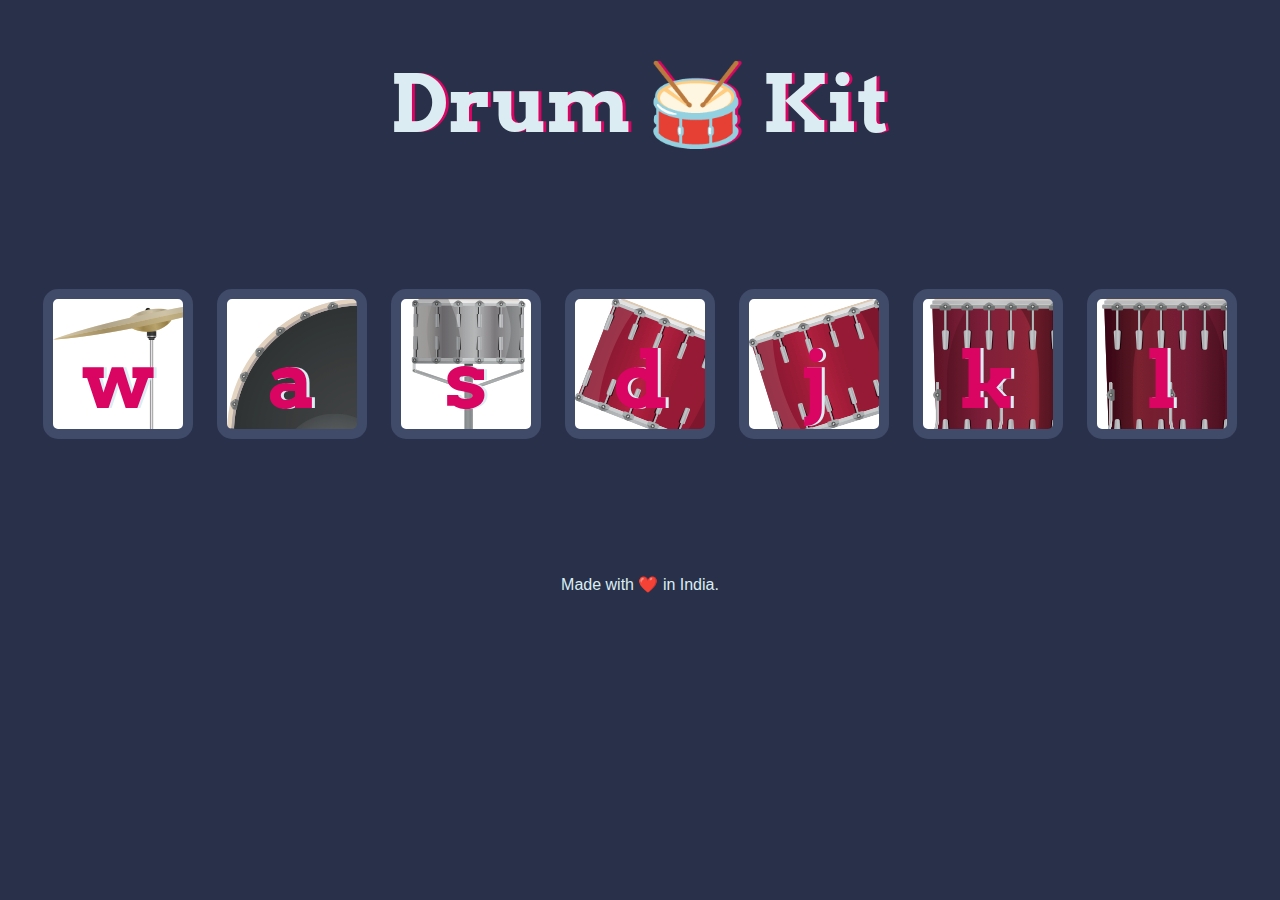
<file: Drum Kit/index.html>
<!DOCTYPE html>
<html lang="en" dir="ltr">

<head>
  <meta charset="utf-8">
  <title>Drum Kit</title>
  <link rel="stylesheet" href="styles.css">
  <link href="https://fonts.googleapis.com/css?family=Arvo" rel="stylesheet">
</head>

<body>

  <h1 id="title">Drum 🥁 Kit</h1>
  <div class="set">
    <button class="w drum">w</button>
    <button class="a drum">a</button>
    <button class="s drum">s</button>
    <button class="d drum">d</button>
    <button class="j drum">j</button>
    <button class="k drum">k</button>
    <button class="l drum">l</button>
  </div>


  <footer>
    Made with ❤️ in India.
  </footer>
  <script type="text/javascript" src="index.js"></script>
</body>

</html>
</file>
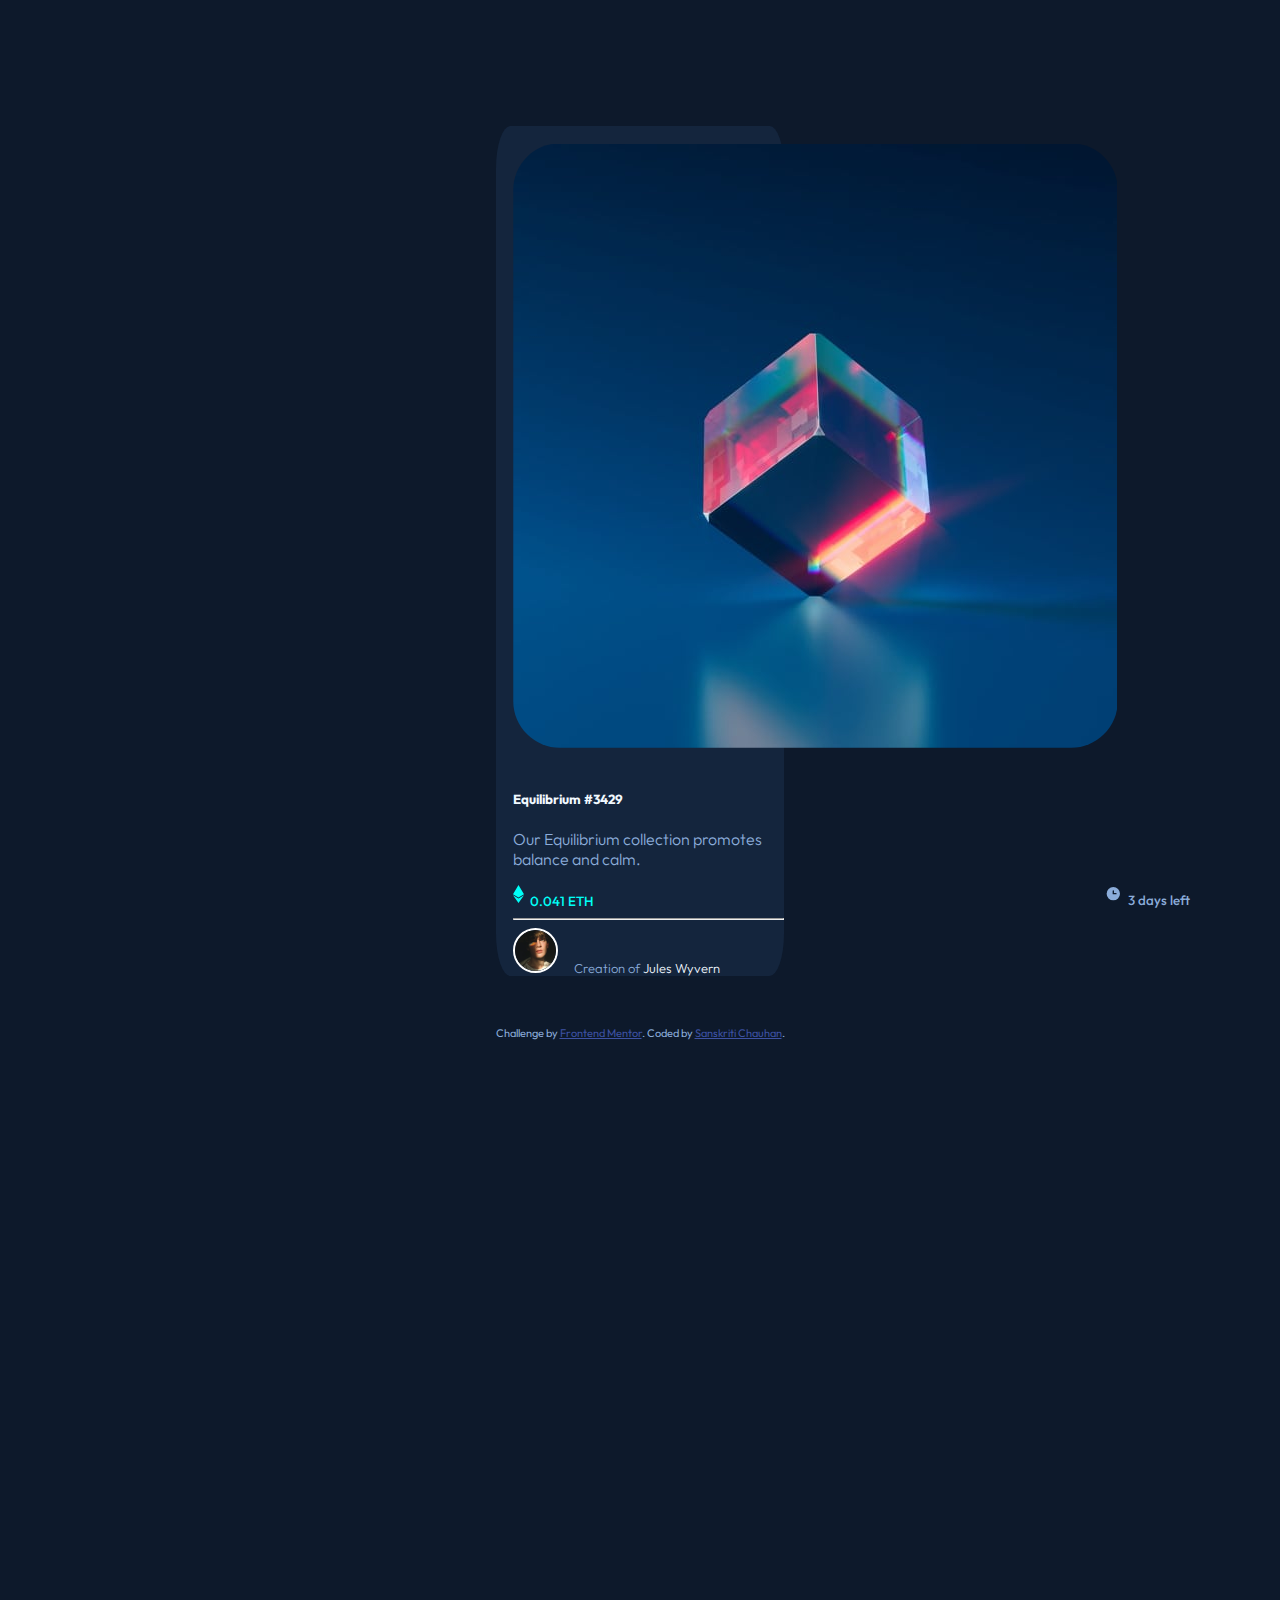
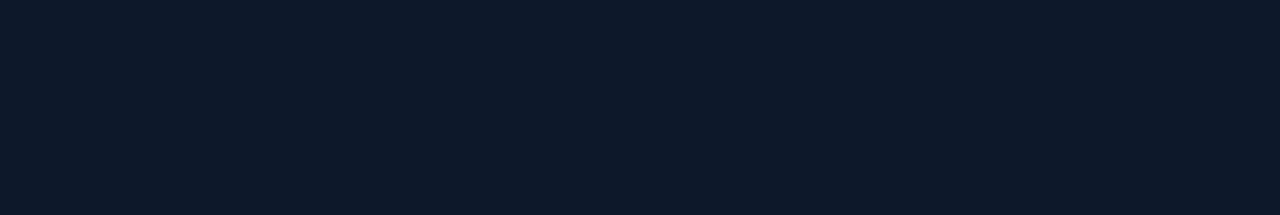
<file: nft-preview-card-component-main/index.html>
<!DOCTYPE html>
<html lang="en">
<head>
  <meta charset="UTF-8">
  <meta name="viewport" content="width=device-width, initial-scale=1.0"> <!-- displays site properly based on user's device -->

  <!-- Bootsrap -->
  <link rel="icon" type="image/png" sizes="32x32" href="./images/favicon-32x32.png">
  <link href="https://fonts.google.com/specimen/Outfit">
   <link href="https://cdn.jsdelivr.net/npm/bootstrap@5.1.3/dist/css/bootstrap.min.css" rel="stylesheet" integrity="sha384-1BmE4kWBq78iYhFldvKuhfTAU6auU8tT94WrHftjDbrCEXSU1oBoqyl2QvZ6jIW3" crossorigin="anonymous">
   <link rel="preconnect" href="https://fonts.googleapis.com">
   <link rel="preconnect" href="https://fonts.gstatic.com" crossorigin>
   <link href="https://fonts.googleapis.com/css2?family=Outfit:wght@300;500;600&display=swap" rel="stylesheet">

 
  
  <title>Frontend Mentor | NFT preview card component</title>

  <!-- Feel free to remove these styles or customise in your own stylesheet 👍 -->
  <style>
    .attribution { font-size: 11px; text-align: center; }
    .attribution a { color: hsl(228, 45%, 44%); }
  </style>
  <link href="style.css" rel="stylesheet" type="text/css">
</head>
<body>

  <div class="card" style="width: 18rem;">
    <img src="images/image-equilibrium.jpg" class="card-img-top" alt="Equilibrium">
    <img src="images/icon-view.svg" class="hover-icon">
    <div class="card-body">
      <h5 class="card-title">Equilibrium #3429</h5>
      <p class="card-text"> Our Equilibrium collection promotes balance and calm.</p>
      <div class="bottom">
      <small class="left"><img class="bottom-icon" src="images/icon-ethereum.svg">   0.041 ETH</small>
      <small class="right"><img class="bottom-icon" src="images/icon-clock.svg"> 3 days left</small>
    </div>
    <hr>
    <footer><img class="profile-pic" src="images/image-avatar.png" alt="avtar"> Creation of <span class="name">Jules Wyvern</span></footer>
    </div>
  </div>

  <div class="attribution">
    Challenge by <a href="https://www.frontendmentor.io?ref=challenge" target="_blank">Frontend Mentor</a>. 
    Coded by <a href="#">Sanskriti Chauhan</a>.
  </div>
</body>
</html>
</file>
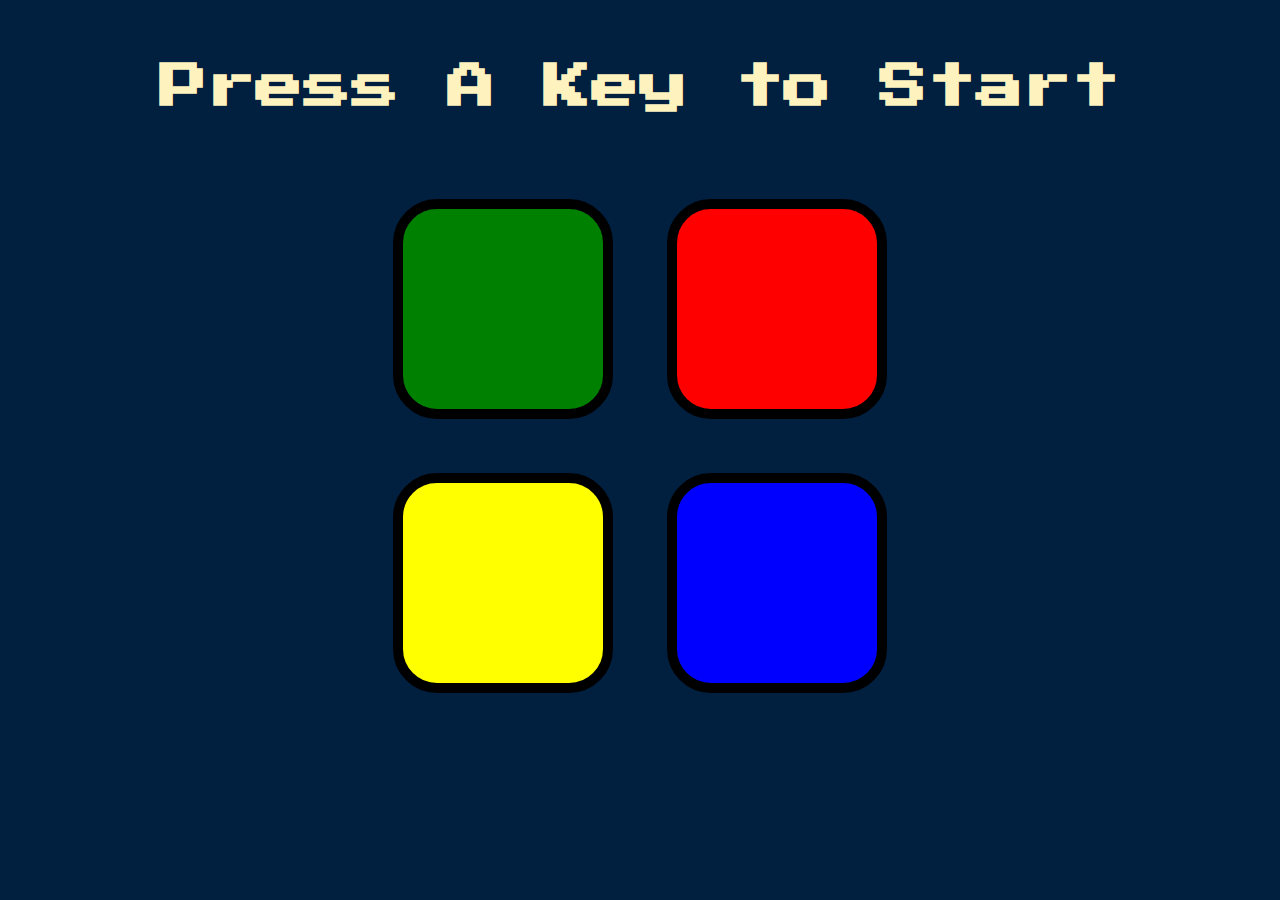
<file: The Simon game/index.html>
<!DOCTYPE html>
<html lang="en" dir="ltr">

<head>
  <meta charset="utf-8">
  <title>Simon</title>
  <link rel="stylesheet" href="styles.css">
  <link href="https://fonts.googleapis.com/css?family=Press+Start+2P" rel="stylesheet">
</head>

<body>
  <h1 id="level-title">Press A Key to Start</h1>
  <div class="container">
    <div lass="row">

      <div type="button" id="green" class="btn green">

      </div>

      <div type="button" id="red" class="btn red">

      </div>
    </div>

    <div class="row">

      <div type="button" id="yellow" class="btn yellow">

      </div>
      <div type="button" id="blue" class="btn blue">

      </div>

    </div>

  </div>
<script src="https://code.jquery.com/jquery-3.6.0.js" integrity="sha256-H+K7U5CnXl1h5ywQfKtSj8PCmoN9aaq30gDh27Xc0jk=" crossorigin="anonymous"></script>
<script src="game.js" type="text/javascript"></script>
</body>

</html>
</file>
<file: Drum Kit/styles.css>
body {
  text-align: center;
  background-color: #283149;

}

h1 {
  font-size: 5rem;
  color: #DBEDF3;
  font-family: "Arvo", cursive;
  text-shadow: 3px 0 #DA0463;

}

footer {
  color: #DBEDF3;
  font-family: sans-serif;
}

.w {
  background-image: url("images/crash.png");
}

.a {
  background-image: url("images/kick.png");
}

.s {
  background-image: url("images/snare.png");
}

.d {
  background-image: url("images/tom1.png");
}

.j {
  background-image: url("images/tom2.png");
}

.k {
  background-image: url("images/tom3.png");
}

.l {
  background-image: url("images/tom4.png");
}

.set {
  margin: 10% auto;
}

.game-over {
  background-color: red;
  opacity: 0.8;
}

.pressed {
  box-shadow: 0 3px 4px 0 #DBEDF3;
  opacity: 0.5;
}

.red {
  color: red;
}

.drum {
  outline: none;
  border: 10px solid #404B69;
  font-size: 5rem;
  font-family: 'Arvo', cursive;
  line-height: 2;
  font-weight: 900;
  color: #DA0463;
  text-shadow: 3px 0 #DBEDF3;
  border-radius: 15px;
  display: inline-block;
  width: 150px;
  height: 150px;
  text-align: center;
  margin: 10px;
  background-color: white;
}
</file>
<file: nft-preview-card-component-main/style.css>
body{
    background-color: hsl(217, 54%, 11%);
    color: hsl(215, 51%, 70%);
    font-family: 'Outfit', sans-serif;
}

hr{
    color: hsl(215, 32%, 27%);
}


.card{
    border-radius: 5%;
    margin: 10% auto 4%;
    background-color: hsl(216, 50%, 16%);
}

.card-img-top{
    padding: 6%;
    border-radius: 10%;
}

.hover-icon{
    position: absolute;
    margin: 6%;
    padding: 36%;
    opacity: 0;
    border-radius: 3%;
}

.hover-icon:hover{
    background-color: hsl(178, 100%, 50%);
    opacity: 80% ;
}
.card-body{
    padding-top: 0;
    padding-left: 6%;
}
.card-title{
    color: aliceblue;
}

.card-text{
    font-weight: 300;
}

.bottom{
    font-weight: 500;
}

.bottom-icon{
    margin-right: 3px;
    padding-bottom: 3px ;
}

.left{
    color:  hsl(178, 100%, 50%);
}
.right{
    position: absolute;
    right: 7%;
}

footer{
    font-weight: 300;
    font-size: 13px;
}
.profile-pic{
    height: 15%;
    width: 15%;
    position: relative;
    margin-right: 13px;
    border: 2px solid white;
    border-radius: 100%;
}
.name{
    color: aliceblue;
}
.attribution{
    align-items: center;
}
</file>
<file: The Simon game/styles.css>
body {
  text-align: center;
  background-color: #011F3F;
}

#level-title {
  font-family: 'Press Start 2P', cursive;
  font-size: 3rem;
  margin:  5%;
  color: #FEF2BF;
}

.container {
  display: block;
  width: 50%;
  margin: auto;

}

.btn {
  margin: 25px;
  display: inline-block;
  height: 200px;
  width: 200px;
  border: 10px solid black;
  border-radius: 20%;
}

.game-over {
  background-color: red;
  opacity: 0.8;
}

.red {
  background-color: red;
}

.green {
  background-color: green;
}

.blue {
  background-color: blue;
}

.yellow {
  background-color: yellow;
}

.pressed {
  box-shadow: 0 0 20px white;
  background-color: grey;
}
</file>
